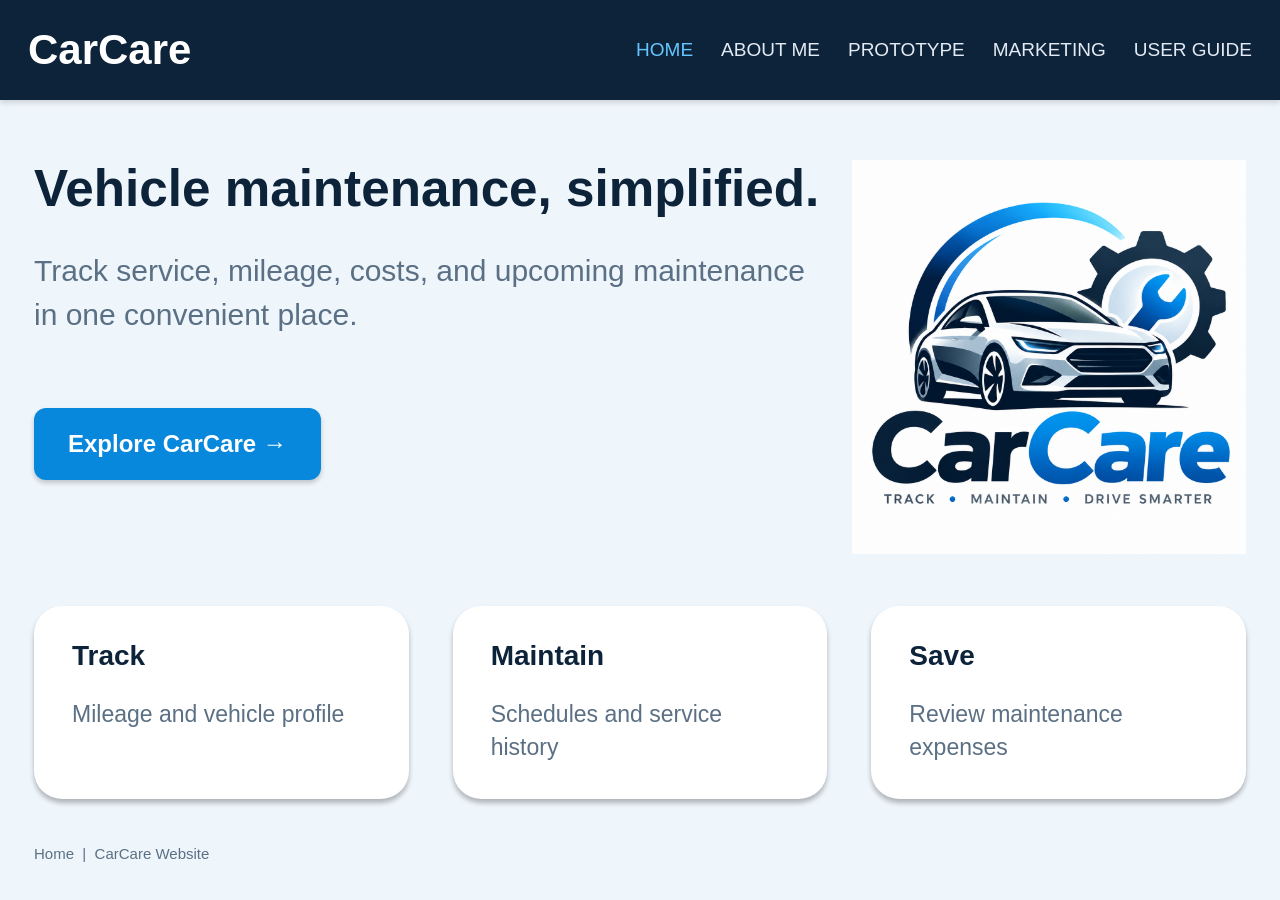
<file: index.html>
<!doctype html><html lang="en"><head><meta charset="utf-8"><meta name="viewport" content="width=device-width, initial-scale=1"><meta name="description" content="CarCare vehicle maintenance management prototype"><title>Home | CarCare</title><link rel="stylesheet" href="style.css" defer></head><body><header><nav class="nav" aria-label="Main navigation"><a class="brand" href="index.html">CarCare</a><div class="links"><a href="index.html" aria-current="page">HOME</a><a href="about.html">ABOUT ME</a><a href="prototype.html">PROTOTYPE</a><a href="marketing.html">MARKETING</a><a href="guide.html">USER GUIDE</a></div></nav></header><main><section class="hero"><div><h1>Vehicle maintenance, simplified.</h1><p>Track service, mileage, costs, and upcoming maintenance in one convenient place.</p><a class="btn" href="prototype.html">Explore CarCare →</a></div><img class="logo" src="assets/carcare-logo.png" alt="CarCare car and maintenance gear logo"></section><section class="cards" aria-label="Benefits"><div class="card"><h3>Track</h3><p>Mileage and vehicle profile</p></div><div class="card"><h3>Maintain</h3><p>Schedules and service history</p></div><div class="card"><h3>Save</h3><p>Review maintenance expenses</p></div></section></main><footer class="footer">Home &nbsp;|&nbsp; CarCare Website</footer><script src="script.js" defer></script></body></html>
</file>
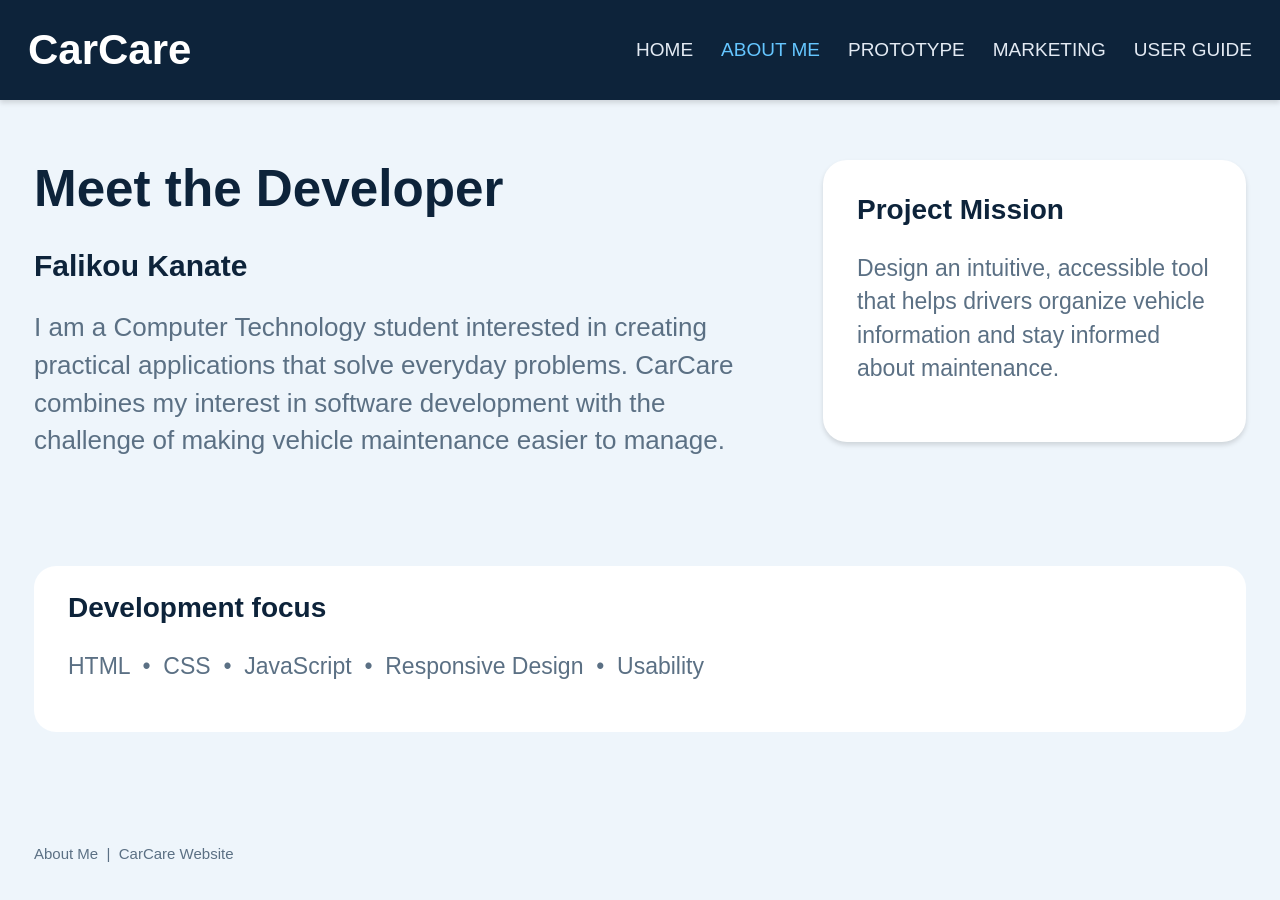
<file: about.html>
<!doctype html><html lang="en"><head><meta charset="utf-8"><meta name="viewport" content="width=device-width, initial-scale=1"><meta name="description" content="CarCare vehicle maintenance management prototype"><title>About Me | CarCare</title><link rel="stylesheet" href="style.css" defer></head><body><header><nav class="nav" aria-label="Main navigation"><a class="brand" href="index.html">CarCare</a><div class="links"><a href="index.html">HOME</a><a href="about.html" aria-current="page">ABOUT ME</a><a href="prototype.html">PROTOTYPE</a><a href="marketing.html">MARKETING</a><a href="guide.html">USER GUIDE</a></div></nav></header><main><section class="about"><div><h1>Meet the Developer</h1><h2>Falikou Kanate</h2><p class="bio">I am a Computer Technology student interested in creating practical applications that solve everyday problems. CarCare combines my interest in software development with the challenge of making vehicle maintenance easier to manage.</p></div><aside class="mission"><h3>Project Mission</h3><p>Design an intuitive, accessible tool that helps drivers organize vehicle information and stay informed about maintenance.</p></aside></section><section class="focus"><h3>Development focus</h3><p>HTML &nbsp;•&nbsp; CSS &nbsp;•&nbsp; JavaScript &nbsp;•&nbsp; Responsive Design &nbsp;•&nbsp; Usability</p></section></main><footer class="footer">About Me &nbsp;|&nbsp; CarCare Website</footer><script src="script.js" defer></script></body></html>
</file>
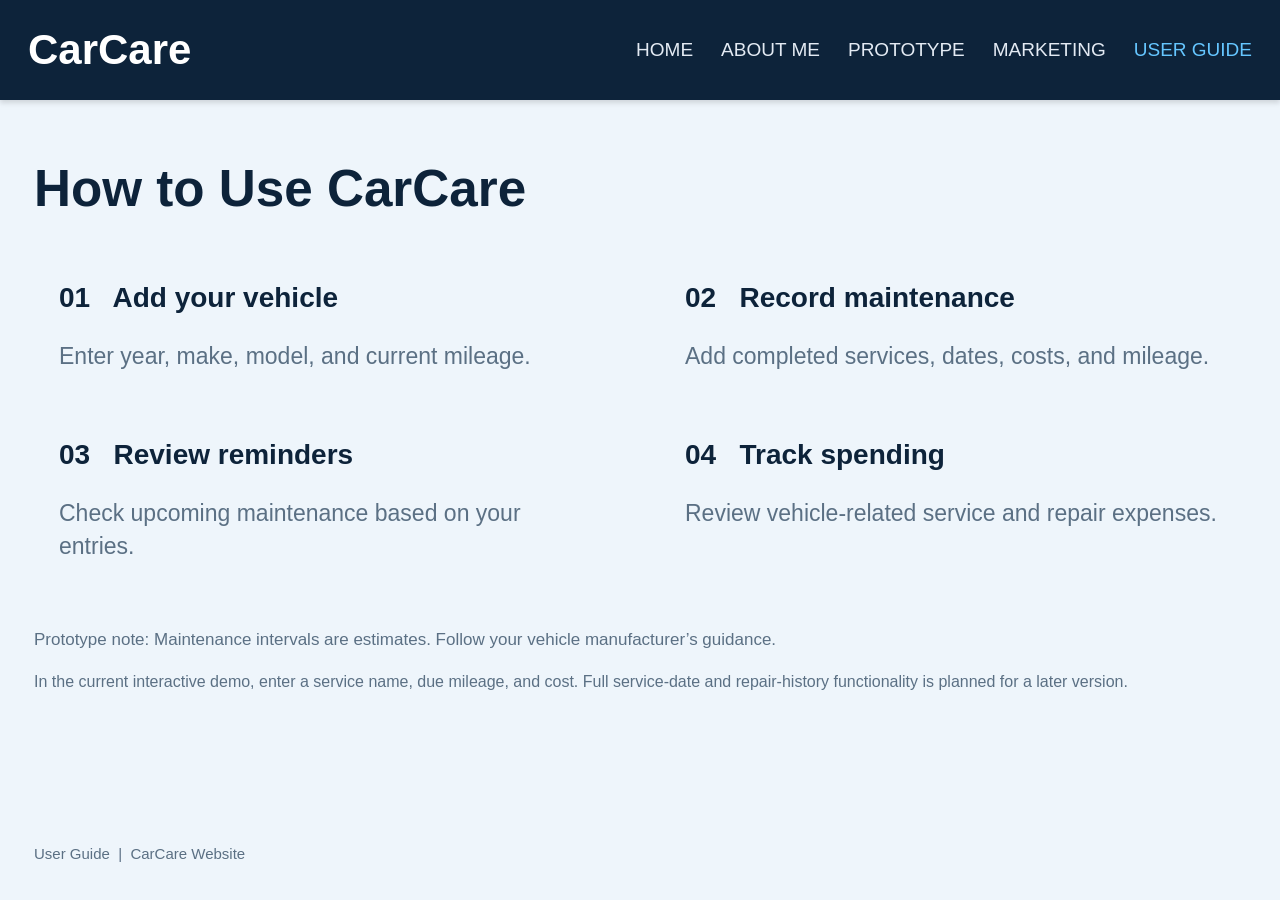
<file: guide.html>
<!doctype html><html lang="en"><head><meta charset="utf-8"><meta name="viewport" content="width=device-width, initial-scale=1"><meta name="description" content="CarCare vehicle maintenance management prototype"><title>User Guide | CarCare</title><link rel="stylesheet" href="style.css" defer></head><body><header><nav class="nav" aria-label="Main navigation"><a class="brand" href="index.html">CarCare</a><div class="links"><a href="index.html">HOME</a><a href="about.html">ABOUT ME</a><a href="prototype.html">PROTOTYPE</a><a href="marketing.html">MARKETING</a><a href="guide.html" aria-current="page">USER GUIDE</a></div></nav></header><main><h1>How to Use CarCare</h1><section class="guide"><div><h3>01 &nbsp; Add your vehicle</h3><p>Enter year, make, model, and current mileage.</p></div><div><h3>02 &nbsp; Record maintenance</h3><p>Add completed services, dates, costs, and mileage.</p></div><div><h3>03 &nbsp; Review reminders</h3><p>Check upcoming maintenance based on your entries.</p></div><div><h3>04 &nbsp; Track spending</h3><p>Review vehicle-related service and repair expenses.</p></div></section><p class="note">Prototype note: Maintenance intervals are estimates. Follow your vehicle manufacturer’s guidance.</p><p class="hint">In the current interactive demo, enter a service name, due mileage, and cost. Full service-date and repair-history functionality is planned for a later version.</p></main><footer class="footer">User Guide &nbsp;|&nbsp; CarCare Website</footer><script src="script.js" defer></script></body></html>
</file>
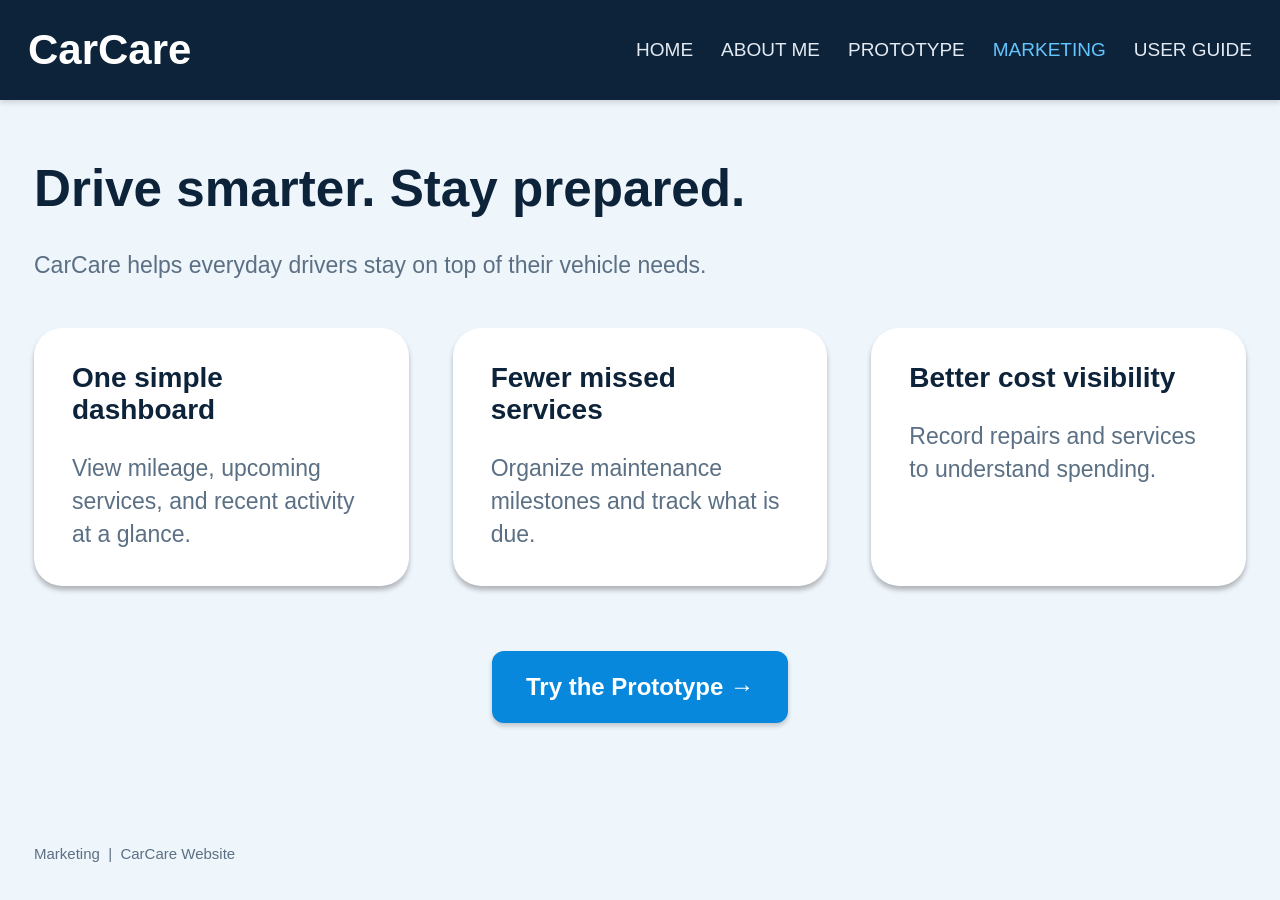
<file: marketing.html>
<!doctype html><html lang="en"><head><meta charset="utf-8"><meta name="viewport" content="width=device-width, initial-scale=1"><meta name="description" content="CarCare vehicle maintenance management prototype"><title>Marketing | CarCare</title><link rel="stylesheet" href="style.css" defer></head><body><header><nav class="nav" aria-label="Main navigation"><a class="brand" href="index.html">CarCare</a><div class="links"><a href="index.html">HOME</a><a href="about.html">ABOUT ME</a><a href="prototype.html">PROTOTYPE</a><a href="marketing.html" aria-current="page">MARKETING</a><a href="guide.html">USER GUIDE</a></div></nav></header><main><h1>Drive smarter. Stay prepared.</h1><p>CarCare helps everyday drivers stay on top of their vehicle needs.</p><section class="cards marketing"><div class="card"><h3>One simple dashboard</h3><p>View mileage, upcoming services, and recent activity at a glance.</p></div><div class="card"><h3>Fewer missed services</h3><p>Organize maintenance milestones and track what is due.</p></div><div class="card"><h3>Better cost visibility</h3><p>Record repairs and services to understand spending.</p></div></section><div class="cta"><a class="btn" href="prototype.html">Try the Prototype →</a></div></main><footer class="footer">Marketing &nbsp;|&nbsp; CarCare Website</footer><script src="script.js" defer></script></body></html>
</file>
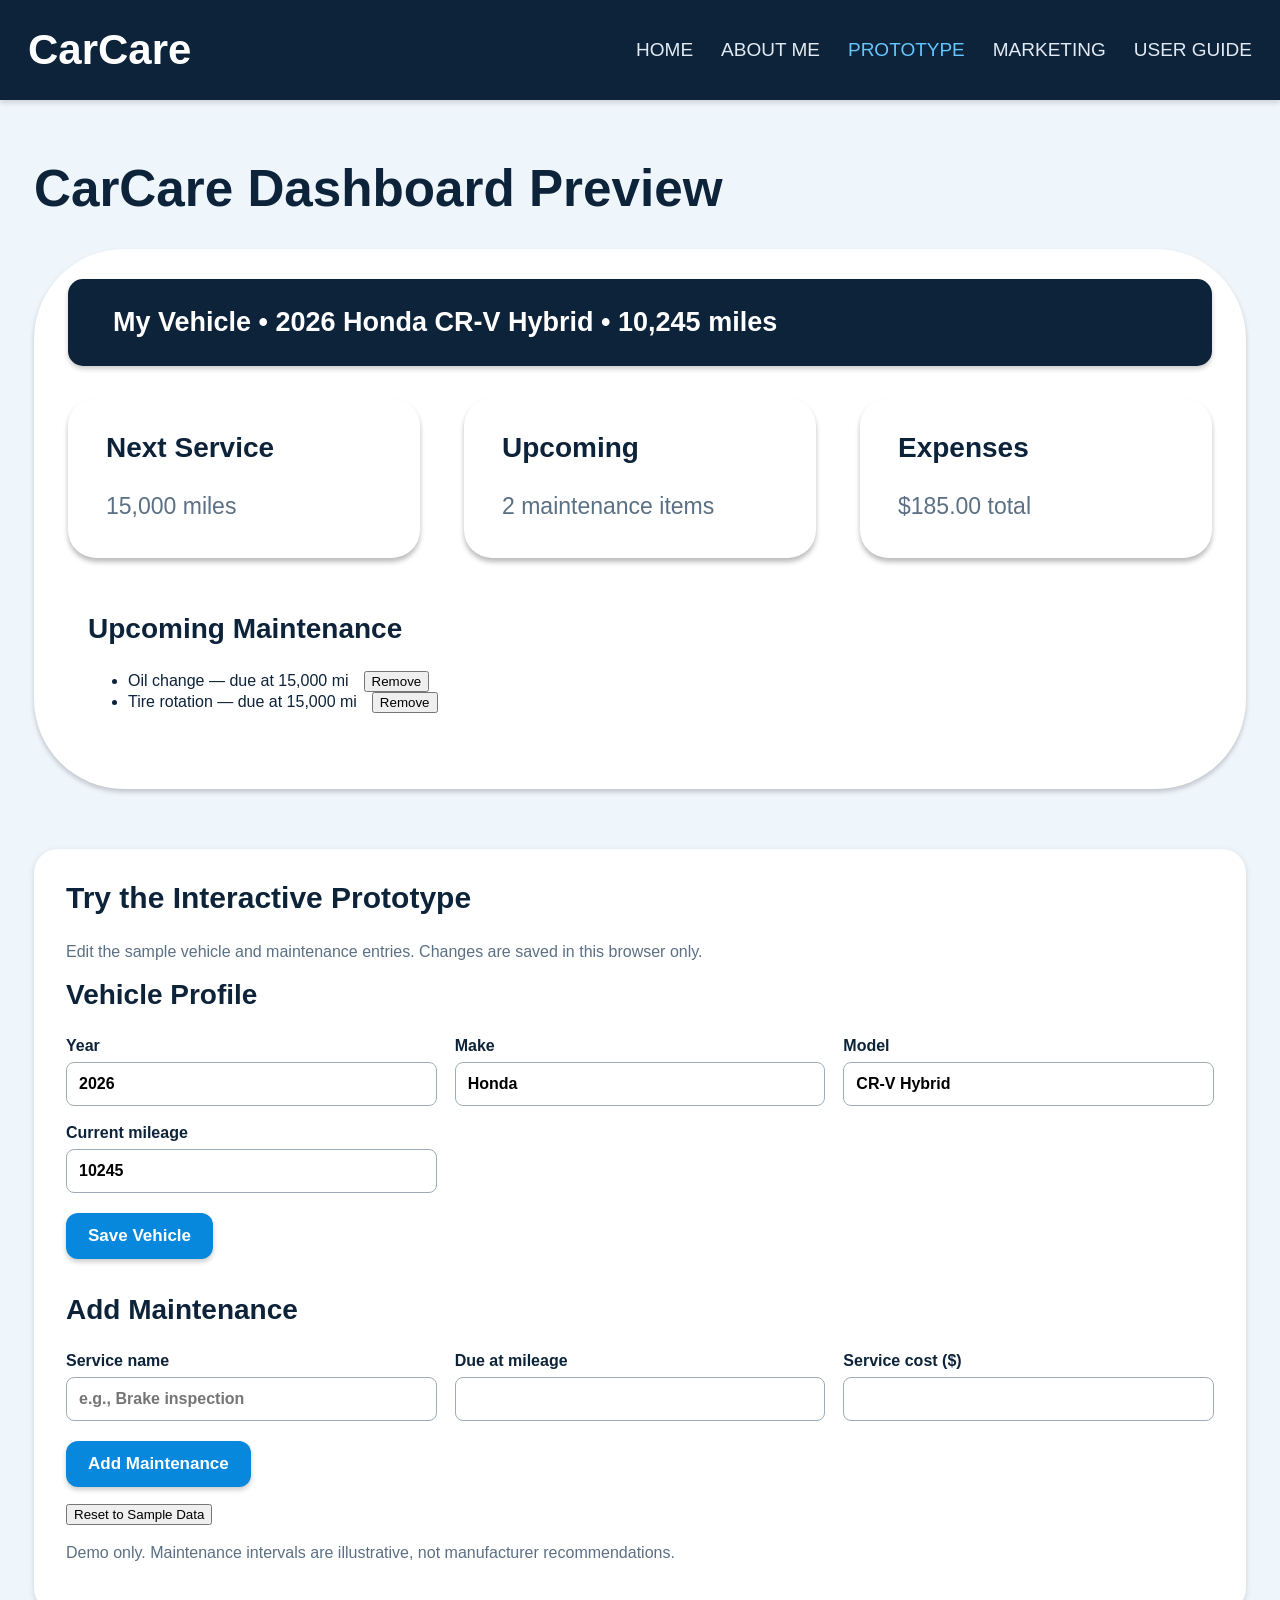
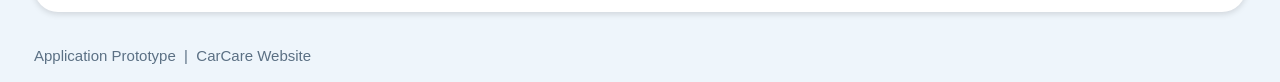
<file: prototype.html>
<!doctype html><html lang="en"><head><meta charset="utf-8"><meta name="viewport" content="width=device-width, initial-scale=1"><meta name="description" content="CarCare vehicle maintenance management prototype"><title>Application Prototype | CarCare</title><link rel="stylesheet" href="style.css" defer></head><body><header><nav class="nav" aria-label="Main navigation"><a class="brand" href="index.html">CarCare</a><div class="links"><a href="index.html">HOME</a><a href="about.html">ABOUT ME</a><a href="prototype.html" aria-current="page">PROTOTYPE</a><a href="marketing.html">MARKETING</a><a href="guide.html">USER GUIDE</a></div></nav></header><main><h1>CarCare Dashboard Preview</h1><section class="panel"><div id="vehicle-summary" class="vehicle-banner">My Vehicle &nbsp; • &nbsp; 2026 Honda CR-V Hybrid &nbsp; • &nbsp; 10,245 miles</div><div class="stats"><div class="card"><h3>Next Service</h3><p id="next-service">15,000 miles</p></div><div class="card"><h3>Upcoming</h3><p id="upcoming-count">2 maintenance items</p></div><div class="card"><h3>Expenses</h3><p id="expense-total">$185.00 sample total</p></div></div><div class="upcoming"><h3>Upcoming Maintenance</h3><ul id="maintenance-list"><li>Oil change — due at 15,000 mi</li><li>Tire rotation — due at 15,000 mi</li></ul></div></section><section class="interactive"><h2>Try the Interactive Prototype</h2><p class="hint">Edit the sample vehicle and maintenance entries. Changes are saved in this browser only.</p><h3>Vehicle Profile</h3><form id="vehicle-form"><div class="form-grid"><label class="field">Year<input id="v-year" required maxlength="4" inputmode="numeric"></label><label class="field">Make<input id="v-make" required></label><label class="field">Model<input id="v-model" required></label><label class="field">Current mileage<input id="v-mileage" type="number" min="0" required></label></div><button class="btn small-btn" type="submit">Save Vehicle</button></form><h3 style="margin-top:35px">Add Maintenance</h3><form id="service-form"><div class="form-grid"><label class="field">Service name<input id="s-name" required placeholder="e.g., Brake inspection"></label><label class="field">Due at mileage<input id="s-due" type="number" min="0" required></label><label class="field">Service cost ($)<input id="s-cost" type="number" min="0" step="0.01" required></label></div><button class="btn small-btn" type="submit">Add Maintenance</button></form><p id="feedback" class="status" role="status"></p><button id="reset" type="button">Reset to Sample Data</button><p class="hint">Demo only. Maintenance intervals are illustrative, not manufacturer recommendations.</p></section></main><footer class="footer">Application Prototype &nbsp;|&nbsp; CarCare Website</footer><script src="script.js" defer></script></body></html>
</file>
<file: style.css>
:root{--navy:#0d233a;--bg:#eef5fb;--muted:#5b7084;--blue:#0788dc}*{box-sizing:border-box}body{margin:0;font-family:Arial,Helvetica,sans-serif;background:var(--bg);color:var(--navy)}header{background:var(--navy);color:white;box-shadow:0 3px 5px #0002}.nav{max-width:1460px;margin:auto;min-height:100px;padding:0 28px;display:flex;align-items:center;justify-content:space-between;gap:25px}.brand{color:white;text-decoration:none;font-size:42px;font-weight:750}.links{display:flex;flex-wrap:wrap;gap:28px}.links a{color:#e3eaf3;text-decoration:none;font-size:19px}.links a:hover,.links a[aria-current]{color:#65c6ff}main{max-width:1450px;margin:auto;padding:60px 34px 35px;min-height:calc(100vh - 155px)}h1{font-size:clamp(34px,4vw,58px);line-height:1.12;margin:0 0 32px}h2{font-size:30px}h3{font-size:28px;margin:0 0 26px}p{color:var(--muted);line-height:1.45;font-size:23px}.hero{display:grid;grid-template-columns:2fr 1fr;align-items:start;gap:30px}.hero p{max-width:870px;font-size:30px;margin-bottom:72px}.logo{width:100%;max-width:405px;display:block;margin:auto}.btn{display:inline-block;border:0;border-radius:12px;background:var(--blue);color:white;padding:22px 34px;font-size:24px;font-weight:bold;text-decoration:none;cursor:pointer;box-shadow:0 3px 5px #0003}.btn:hover{background:#006bb4}.cards{display:grid;grid-template-columns:repeat(3,1fr);gap:44px;margin-top:52px}.card{background:white;border-radius:28px;padding:34px 38px;min-height:178px;box-shadow:0 4px 5px #0004}.card p{margin:0}.footer{max-width:1450px;margin:auto;padding:0 34px 18px;color:var(--muted);font-size:15px}.about{display:grid;grid-template-columns:1.7fr 1fr;gap:70px;align-items:start}.about .bio{font-size:26px;max-width:830px}.mission{background:white;border-radius:24px;padding:34px;box-shadow:0 3px 5px #0002}.focus{margin-top:80px;background:white;border-radius:22px;padding:26px 34px}.panel{background:white;border-radius:90px;padding:30px 34px 60px;box-shadow:0 3px 5px #0003}.vehicle-banner{background:var(--navy);border-radius:15px;color:white;padding:28px 45px;font-size:27px;font-weight:bold;box-shadow:0 3px 5px #0003}.stats{display:grid;grid-template-columns:repeat(3,1fr);gap:44px;margin:32px 0 55px}.stats .card{min-height:155px}.upcoming{padding:0 20px}.upcoming p{margin:0}.marketing{margin-top:45px}.cta{text-align:center;margin-top:65px}.guide{display:grid;grid-template-columns:repeat(2,1fr);gap:65px 90px;margin:65px 25px}.guide p{margin:0}.note{font-size:17px;margin-top:45px}.interactive{margin-top:60px;background:white;padding:32px;border-radius:24px;box-shadow:0 2px 6px #0002}.interactive h2{margin-top:0}.form-grid{display:grid;grid-template-columns:repeat(3,1fr);gap:18px}.field{display:flex;flex-direction:column;gap:7px;font-weight:bold}.field input,.field select{padding:12px;border:1px solid #9eacb9;border-radius:8px;font:inherit;width:100%}.small-btn{font-size:17px;padding:13px 22px;margin-top:20px}.records{width:100%;border-collapse:collapse;margin-top:20px}.records td,.records th{border-bottom:1px solid #d5e1eb;text-align:left;padding:12px}.hint{font-size:16px}.status{font-size:17px;color:#156c44}button:focus-visible,a:focus-visible,input:focus-visible{outline:3px solid #e2a122;outline-offset:3px}@media(max-width:900px){.nav{padding:20px;flex-direction:column}.links{justify-content:center;gap:16px}.links a{font-size:14px}main{padding:36px 20px}.hero,.about{grid-template-columns:1fr}.hero p{margin-bottom:30px}.logo{max-width:320px}.cards,.stats{gap:18px}.card{padding:22px}.panel{border-radius:35px}.vehicle-banner{font-size:20px;padding:20px}.form-grid{grid-template-columns:1fr 1fr}}@media(max-width:620px){.cards,.stats,.guide,.form-grid{grid-template-columns:1fr}.guide{gap:32px;margin:30px 0}.hero p{font-size:22px}.card{min-height:0}.panel{padding:18px;border-radius:20px}.vehicle-banner{font-size:17px}.records{font-size:13px}}
</file>
